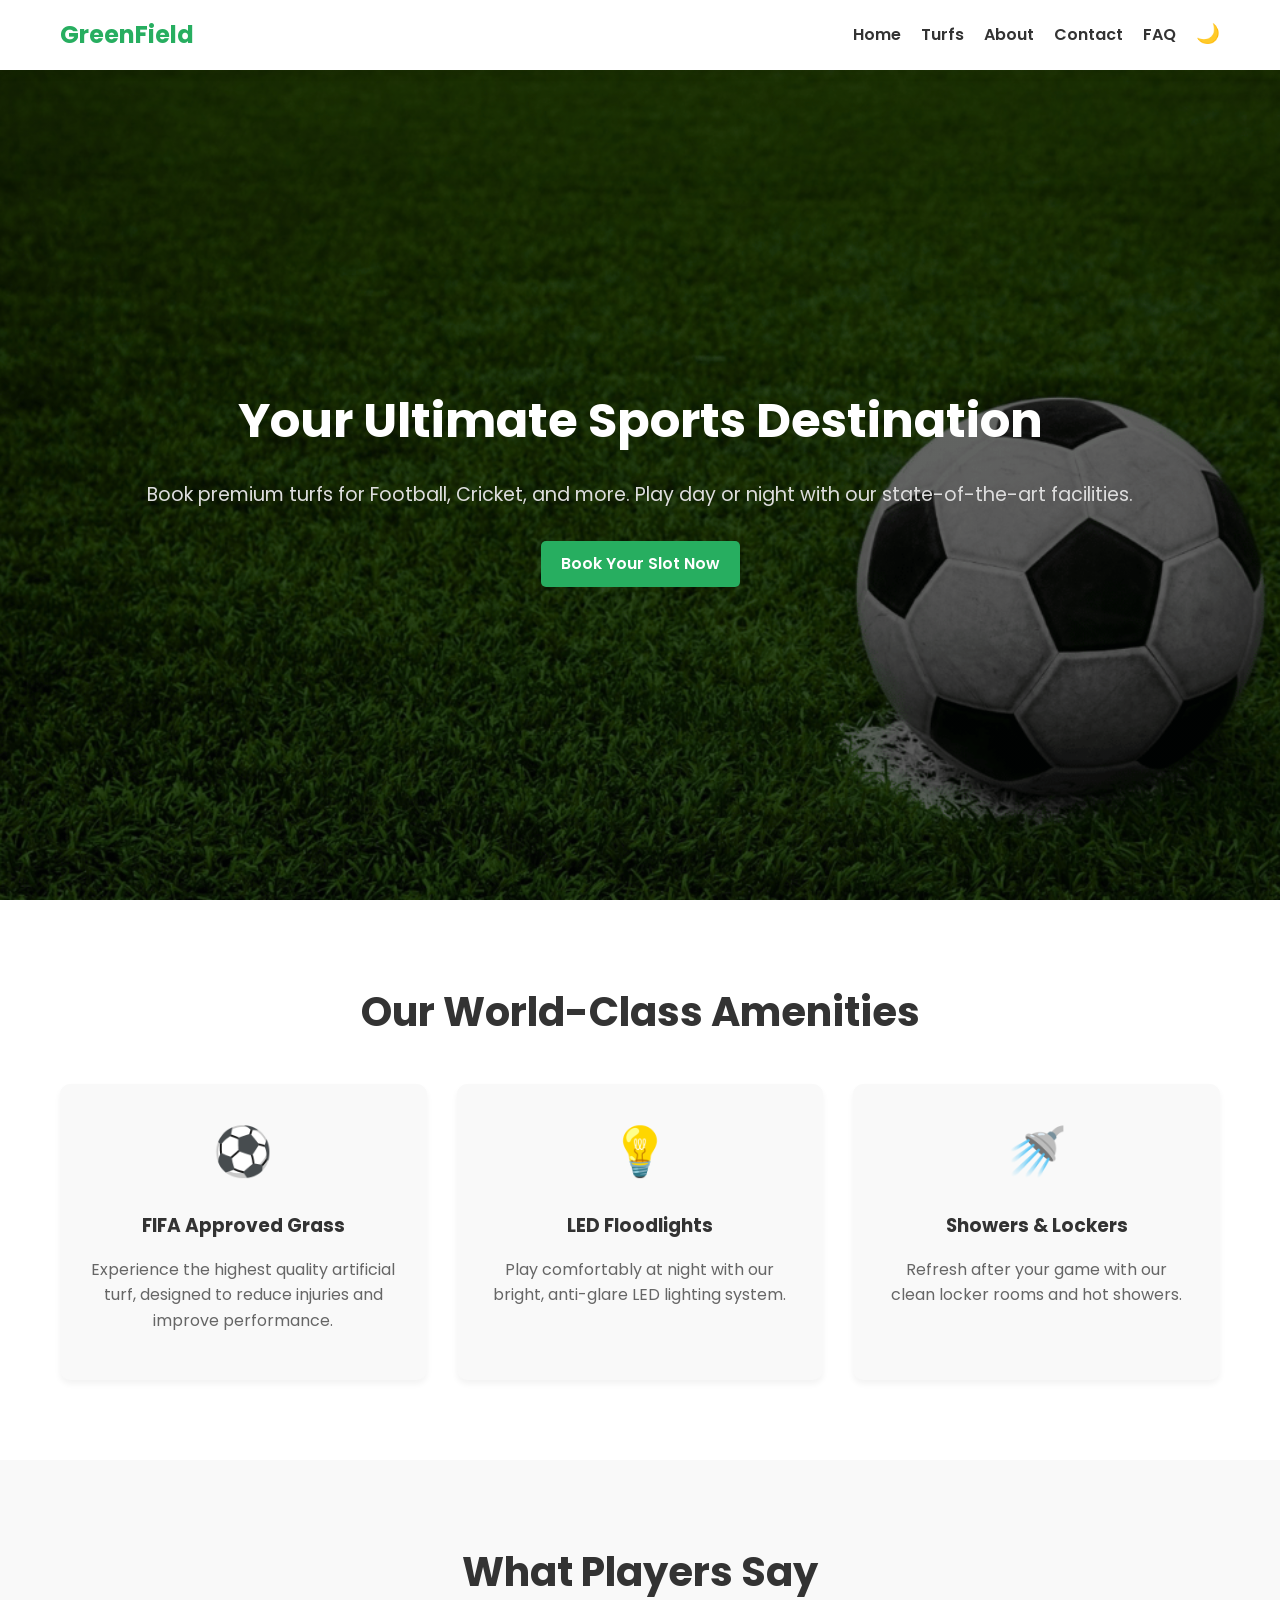
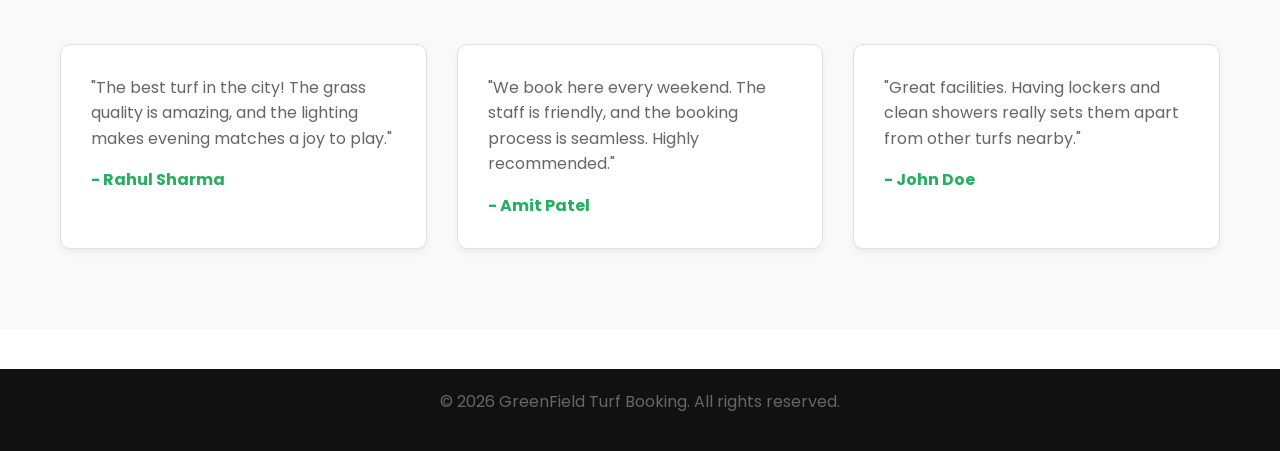
<file: index.html>
<!DOCTYPE html>
<html lang="en">
<head>
    <meta charset="UTF-8">
    <meta name="viewport" content="width=device-width, initial-scale=1.0">
    <title>GreenField Turf Booking</title>
    <meta name="description" content="Book the best sports turfs in town. Football, Cricket, and more.">
    <link rel="stylesheet" href="styles.css">
</head>
<body>

    <!-- Navigation -->
    <nav class="navbar">
        <div class="container">
            <div class="logo">GreenField</div>
            <ul class="nav-links">
                <li><a href="index.html">Home</a></li>
                <li><a href="turfs.html">Turfs</a></li>
                <li><a href="about.html">About</a></li>
                <li><a href="contact.html">Contact</a></li>
                <li><a href="faq.html">FAQ</a></li>
                <li><button id="theme-toggle" class="theme-toggle" aria-label="Toggle Theme">🌙</button></li>
            </ul>
        </div>
    </nav>

    <!-- Hero Section -->
    <header class="hero">
        <div class="container">
            <h1>Your Ultimate Sports Destination</h1>
            <p>Book premium turfs for Football, Cricket, and more. Play day or night with our state-of-the-art facilities.</p>
            <a href="#" class="btn book-btn">Book Your Slot Now</a>
        </div>
    </header>

    <!-- Features / Amenities Section -->
    <section class="section amenities">
        <div class="container">
            <h2 class="section-title">Our World-Class Amenities</h2>
            <div class="features-grid">
                <div class="feature-card">
                    <div class="feature-icon">⚽</div>
                    <h3>FIFA Approved Grass</h3>
                    <p>Experience the highest quality artificial turf, designed to reduce injuries and improve performance.</p>
                </div>
                <div class="feature-card">
                    <div class="feature-icon">💡</div>
                    <h3>LED Floodlights</h3>
                    <p>Play comfortably at night with our bright, anti-glare LED lighting system.</p>
                </div>
                <div class="feature-card">
                    <div class="feature-icon">🚿</div>
                    <h3>Showers & Lockers</h3>
                    <p>Refresh after your game with our clean locker rooms and hot showers.</p>
                </div>
            </div>
        </div>
    </section>

    <!-- Testimonials Section -->
    <section class="section testimonials">
        <div class="container">
            <h2 class="section-title">What Players Say</h2>
            <div class="test-grid">
                <div class="test-card">
                    <p>"The best turf in the city! The grass quality is amazing, and the lighting makes evening matches a joy to play."</p>
                    <h4 style="margin-top: 15px; color: var(--primary-color);">- Rahul Sharma</h4>
                </div>
                <div class="test-card">
                    <p>"We book here every weekend. The staff is friendly, and the booking process is seamless. Highly recommended."</p>
                    <h4 style="margin-top: 15px; color: var(--primary-color);">- Amit Patel</h4>
                </div>
                <div class="test-card">
                    <p>"Great facilities. Having lockers and clean showers really sets them apart from other turfs nearby."</p>
                    <h4 style="margin-top: 15px; color: var(--primary-color);">- John Doe</h4>
                </div>
            </div>
        </div>
    </section>

    <!-- Modal Popup for Booking -->
    <div id="modal-overlay" class="modal-overlay">
        <div class="modal-content">
            <span id="close-modal" class="close-modal">&times;</span>
            <h2 style="margin-bottom: 20px;">Book a Slot</h2>
            <form id="booking-form">
                <div class="form-group">
                    <label for="name">Full Name</label>
                    <input type="text" id="name" class="form-control" required>
                </div>
                <div class="form-group">
                    <label for="date">Date</label>
                    <input type="date" id="date" class="form-control" required>
                </div>
                <div class="form-group">
                    <label for="turf-type">Turf Type</label>
                    <select id="turf-type" class="form-control">
                        <option value="football5">Football (5-a-side)</option>
                        <option value="football7">Football (7-a-side)</option>
                        <option value="cricket">Cricket Pitch</option>
                    </select>
                </div>
                
                <!-- Currency Converter Widget included in Booking Modal -->
                <div class="currency-widget">
                    <label style="font-weight: 600;">Hourly Rate: <span id="converted-price" style="color: var(--primary-color); font-size: 1.2rem;">Loading...</span></label>
                    <select id="currency-select" aria-label="Select Currency">
                        <option value="USD">USD ($)</option>
                        <option value="INR" selected>INR (₹)</option>
                        <option value="EUR">EUR (€)</option>
                        <option value="GBP">GBP (£)</option>
                    </select>
                    <p style="font-size: 0.8rem; color: var(--text-light); margin-top: 5px;">*Rates are indicative based on live API.</p>
                </div>

                <button type="submit" class="btn" style="width: 100%; margin-top: 20px;">Confirm Booking</button>
            </form>
        </div>
    </div>

    <!-- Footer -->
    <footer>
        <div class="container">
            <p>&copy; 2026 GreenField Turf Booking. All rights reserved.</p>
        </div>
    </footer>

    <script src="script.js"></script>
</body>
</html>
</file>
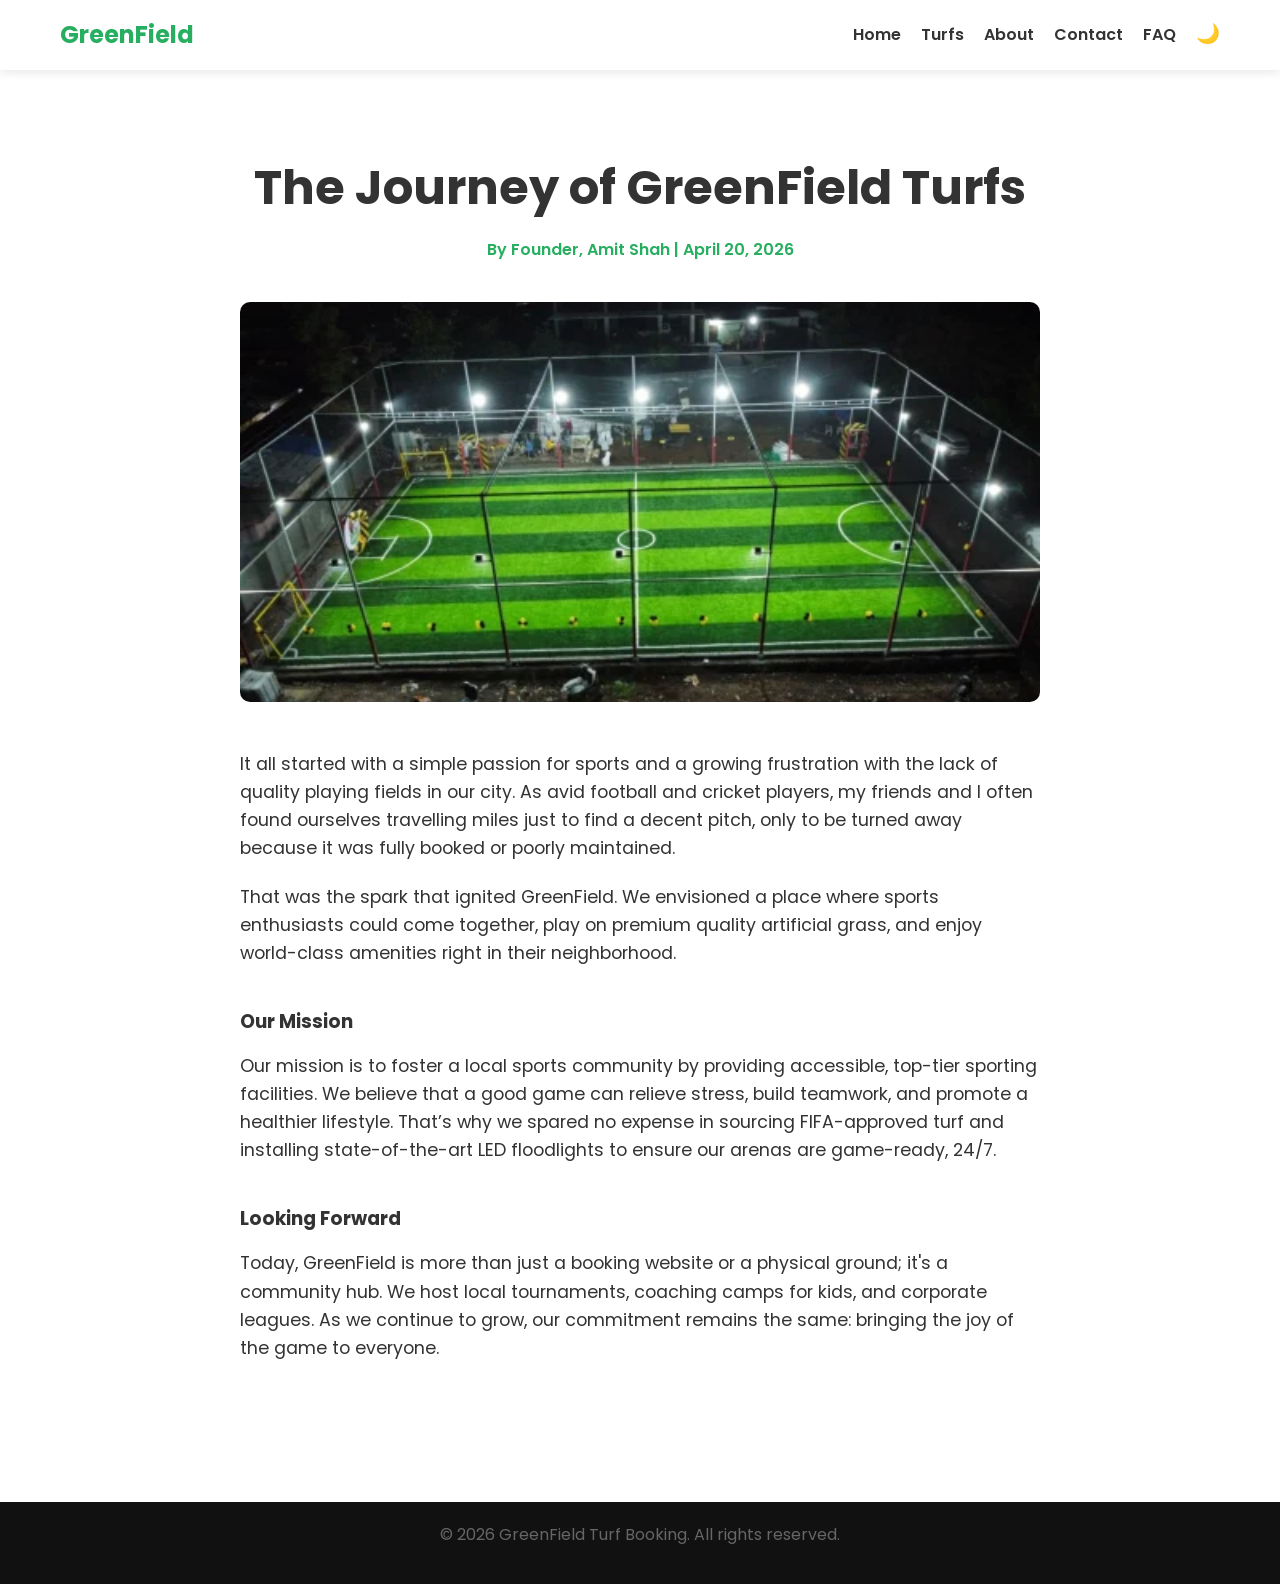
<file: about.html>
<!DOCTYPE html>
<html lang="en">

<head>
    <meta charset="UTF-8">
    <meta name="viewport" content="width=device-width, initial-scale=1.0">
    <title>About Us - GreenField</title>
    <link rel="stylesheet" href="styles.css">
</head>

<body>

    <!-- Navigation -->
    <nav class="navbar">
        <div class="container">
            <div class="logo">GreenField</div>
            <ul class="nav-links">
                <li><a href="index.html">Home</a></li>
                <li><a href="turfs.html">Turfs</a></li>
                <li><a href="about.html">About</a></li>
                <li><a href="contact.html">Contact</a></li>
                <li><a href="faq.html">FAQ</a></li>
                <li><button id="theme-toggle" class="theme-toggle" aria-label="Toggle Theme">🌙</button></li>
            </ul>
        </div>
    </nav>

    <!-- Blog-Style Article / About Section -->
    <section class="section">
        <div class="container">
            <article class="blog-article">
                <header class="blog-header">
                    <h1 style="font-size: 3rem; margin-bottom: 10px; color: var(--text-color);">The Journey of
                        GreenField Turfs</h1>
                    <p class="blog-meta">By Founder, Amit Shah | April 20, 2026</p>
                </header>

                <img src="assets/images/about.webp" alt="GreenField Turf establishing moment" class="blog-image">

                <div class="blog-content">
                    <p>It all started with a simple passion for sports and a growing frustration with the lack of
                        quality playing fields in our city. As avid football and cricket players, my friends and I often
                        found ourselves travelling miles just to find a decent pitch, only to be turned away because it
                        was fully booked or poorly maintained.</p>

                    <p>That was the spark that ignited GreenField. We envisioned a place where sports enthusiasts could
                        come together, play on premium quality artificial grass, and enjoy world-class amenities right
                        in their neighborhood.</p>

                    <h3>Our Mission</h3>
                    <p>Our mission is to foster a local sports community by providing accessible, top-tier sporting
                        facilities. We believe that a good game can relieve stress, build teamwork, and promote a
                        healthier lifestyle. That’s why we spared no expense in sourcing FIFA-approved turf and
                        installing state-of-the-art LED floodlights to ensure our arenas are game-ready, 24/7.</p>

                    <h3>Looking Forward</h3>
                    <p>Today, GreenField is more than just a booking website or a physical ground; it's a community hub.
                        We host local tournaments, coaching camps for kids, and corporate leagues. As we continue to
                        grow, our commitment remains the same: bringing the joy of the game to everyone.</p>
                </div>
            </article>
        </div>
    </section>

    <!-- Footer -->
    <footer>
        <div class="container">
            <p>&copy; 2026 GreenField Turf Booking. All rights reserved.</p>
        </div>
    </footer>

    <script src="script.js"></script>
</body>

</html>
</file>
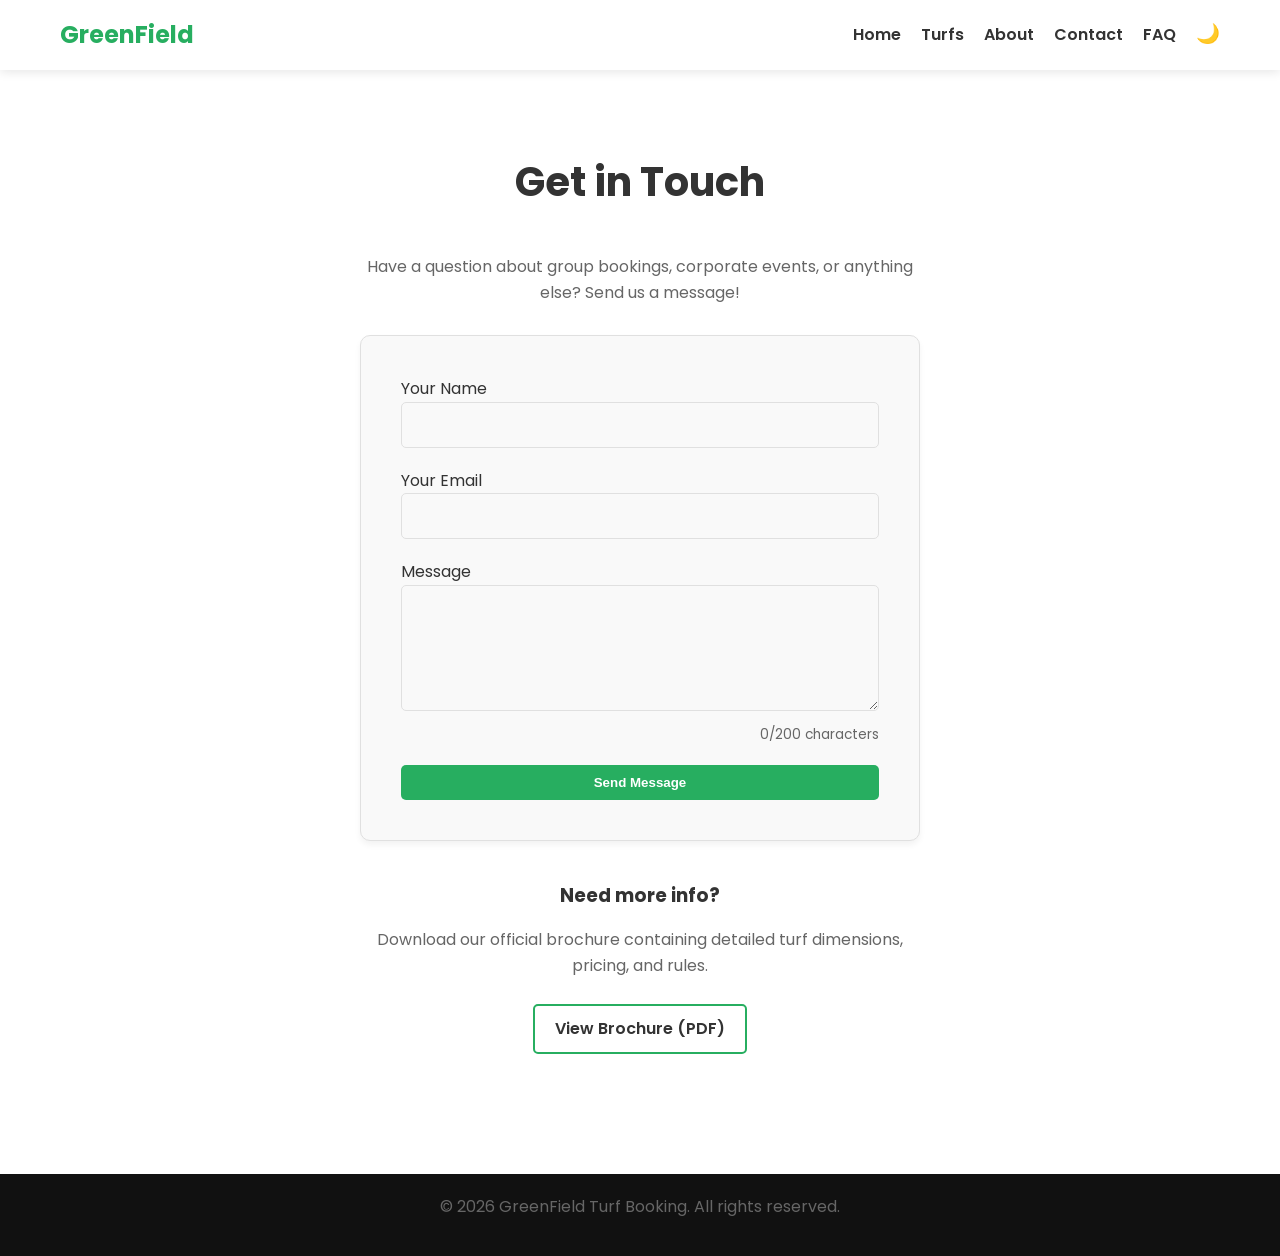
<file: contact.html>
<!DOCTYPE html>
<html lang="en">
<head>
    <meta charset="UTF-8">
    <meta name="viewport" content="width=device-width, initial-scale=1.0">
    <title>Contact Us - GreenField</title>
    <link rel="stylesheet" href="styles.css">
</head>
<body>

    <!-- Navigation -->
    <nav class="navbar">
        <div class="container">
            <div class="logo">GreenField</div>
            <ul class="nav-links">
                <li><a href="index.html">Home</a></li>
                <li><a href="turfs.html">Turfs</a></li>
                <li><a href="about.html">About</a></li>
                <li><a href="contact.html">Contact</a></li>
                <li><a href="faq.html">FAQ</a></li>
                <li><button id="theme-toggle" class="theme-toggle" aria-label="Toggle Theme">🌙</button></li>
            </ul>
        </div>
    </nav>

    <!-- Contact Section -->
    <section class="section">
        <div class="container" style="max-width: 600px;">
            <h1 class="section-title">Get in Touch</h1>
            <p style="text-align: center; margin-bottom: 30px;">Have a question about group bookings, corporate events, or anything else? Send us a message!</p>
            
            <form id="contact-form" style="background-color: var(--card-bg); padding: 40px; border-radius: 10px; border: 1px solid var(--border-color); box-shadow: 0 4px 6px rgba(0,0,0,0.05);">
                <div class="form-group">
                    <label for="contact-name">Your Name</label>
                    <input type="text" id="contact-name" class="form-control" required>
                </div>
                <div class="form-group">
                    <label for="contact-email">Your Email</label>
                    <input type="email" id="contact-email" class="form-control" required>
                </div>
                <div class="form-group">
                    <label for="message">Message</label>
                    <textarea id="message" class="form-control" rows="5" required></textarea>
                    <!-- Live Character Counter -->
                    <div id="char-counter" class="char-counter">0/200 characters</div>
                </div>
                <button type="submit" class="btn" style="width: 100%;">Send Message</button>
            </form>

            <div style="text-align: center; margin-top: 40px;">
                <h3>Need more info?</h3>
                <p>Download our official brochure containing detailed turf dimensions, pricing, and rules.</p>
                <!-- Resume Download equivalent -->
                <a href="TurfBooking_Brochure.pdf" target="_blank" class="btn" style="background-color: transparent; border: 2px solid var(--primary-color); color: var(--text-color); margin-top: 10px;">View Brochure (PDF)</a>
            </div>
        </div>
    </section>

    <!-- Footer -->
    <footer>
        <div class="container">
            <p>&copy; 2026 GreenField Turf Booking. All rights reserved.</p>
        </div>
    </footer>

    <script src="script.js"></script>
</body>
</html>
</file>
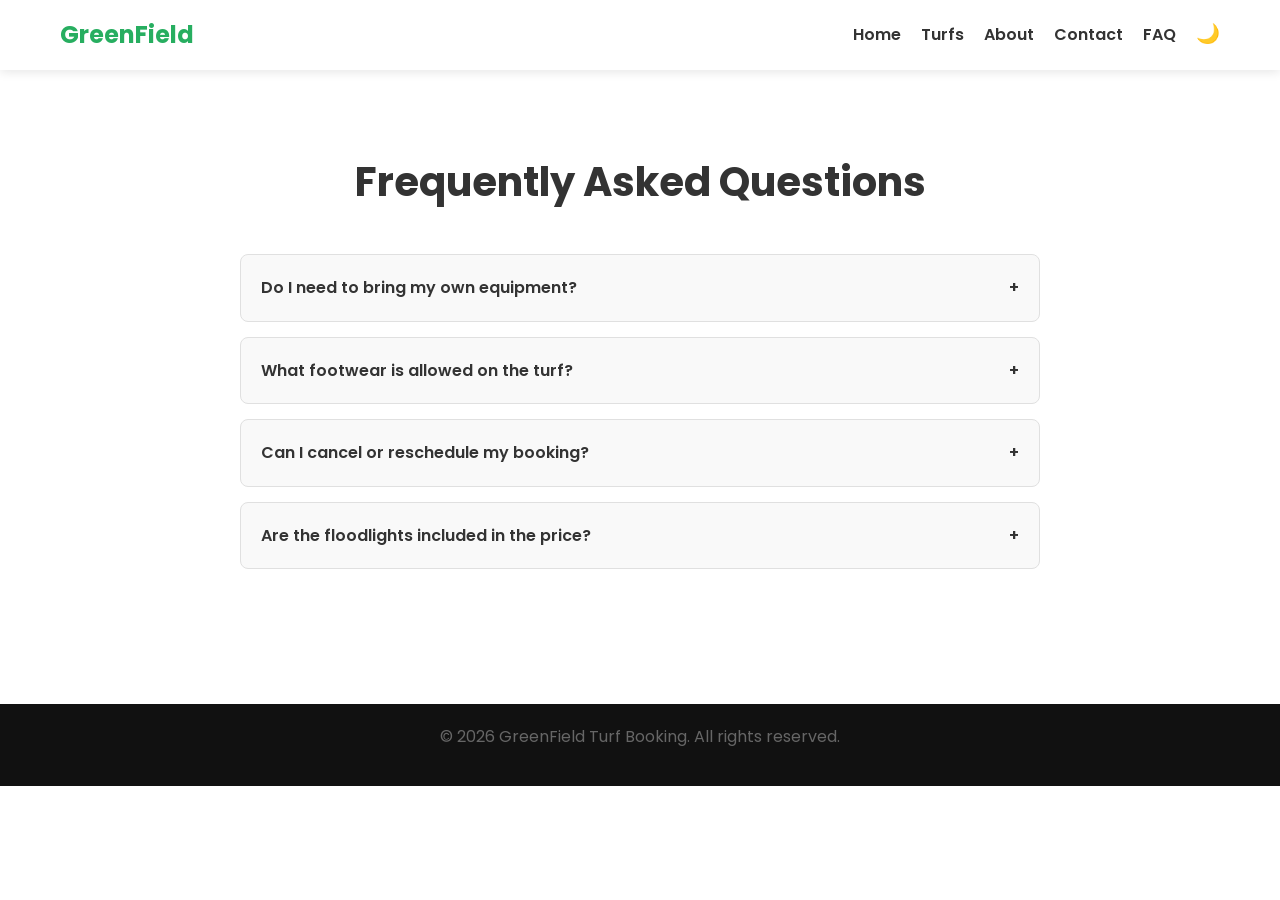
<file: faq.html>
<!DOCTYPE html>
<html lang="en">
<head>
    <meta charset="UTF-8">
    <meta name="viewport" content="width=device-width, initial-scale=1.0">
    <title>FAQ - GreenField</title>
    <link rel="stylesheet" href="styles.css">
</head>
<body>

    <!-- Navigation -->
    <nav class="navbar">
        <div class="container">
            <div class="logo">GreenField</div>
            <ul class="nav-links">
                <li><a href="index.html">Home</a></li>
                <li><a href="turfs.html">Turfs</a></li>
                <li><a href="about.html">About</a></li>
                <li><a href="contact.html">Contact</a></li>
                <li><a href="faq.html">FAQ</a></li>
                <li><button id="theme-toggle" class="theme-toggle" aria-label="Toggle Theme">🌙</button></li>
            </ul>
        </div>
    </nav>

    <!-- FAQ Section -->
    <section class="section">
        <div class="container">
            <h1 class="section-title">Frequently Asked Questions</h1>
            
            <div class="faq-list">
                <!-- FAQ Item 1 -->
                <div class="faq-item">
                    <div class="faq-question">
                        <span>Do I need to bring my own equipment?</span>
                        <span class="faq-icon">+</span>
                    </div>
                    <div class="faq-answer">
                        <p>We provide basic equipment like bibs and balls for football, and stumps for cricket. However, you are welcome to bring your own personal gear like bats or specialized shoes.</p>
                    </div>
                </div>

                <!-- FAQ Item 2 -->
                <div class="faq-item">
                    <div class="faq-question">
                        <span>What footwear is allowed on the turf?</span>
                        <span class="faq-icon">+</span>
                    </div>
                    <div class="faq-answer">
                        <p>For football turfs, we recommend turf shoes (TF) or artificial grass boots (AG). Metal studs are strictly prohibited as they damage the surface.</p>
                    </div>
                </div>

                <!-- FAQ Item 3 -->
                <div class="faq-item">
                    <div class="faq-question">
                        <span>Can I cancel or reschedule my booking?</span>
                        <span class="faq-icon">+</span>
                    </div>
                    <div class="faq-answer">
                        <p>Yes, you can cancel or reschedule up to 24 hours before your slot time for a full refund. Cancellations made within 24 hours are non-refundable.</p>
                    </div>
                </div>

                <!-- FAQ Item 4 -->
                <div class="faq-item">
                    <div class="faq-question">
                        <span>Are the floodlights included in the price?</span>
                        <span class="faq-icon">+</span>
                    </div>
                    <div class="faq-answer">
                        <p>Yes, the cost of LED floodlights is fully included in all evening and night booking slots. There are no hidden charges.</p>
                    </div>
                </div>
            </div>
        </div>
    </section>

    <!-- Footer -->
    <footer>
        <div class="container">
            <p>&copy; 2026 GreenField Turf Booking. All rights reserved.</p>
        </div>
    </footer>

    <script src="script.js"></script>
</body>
</html>
</file>
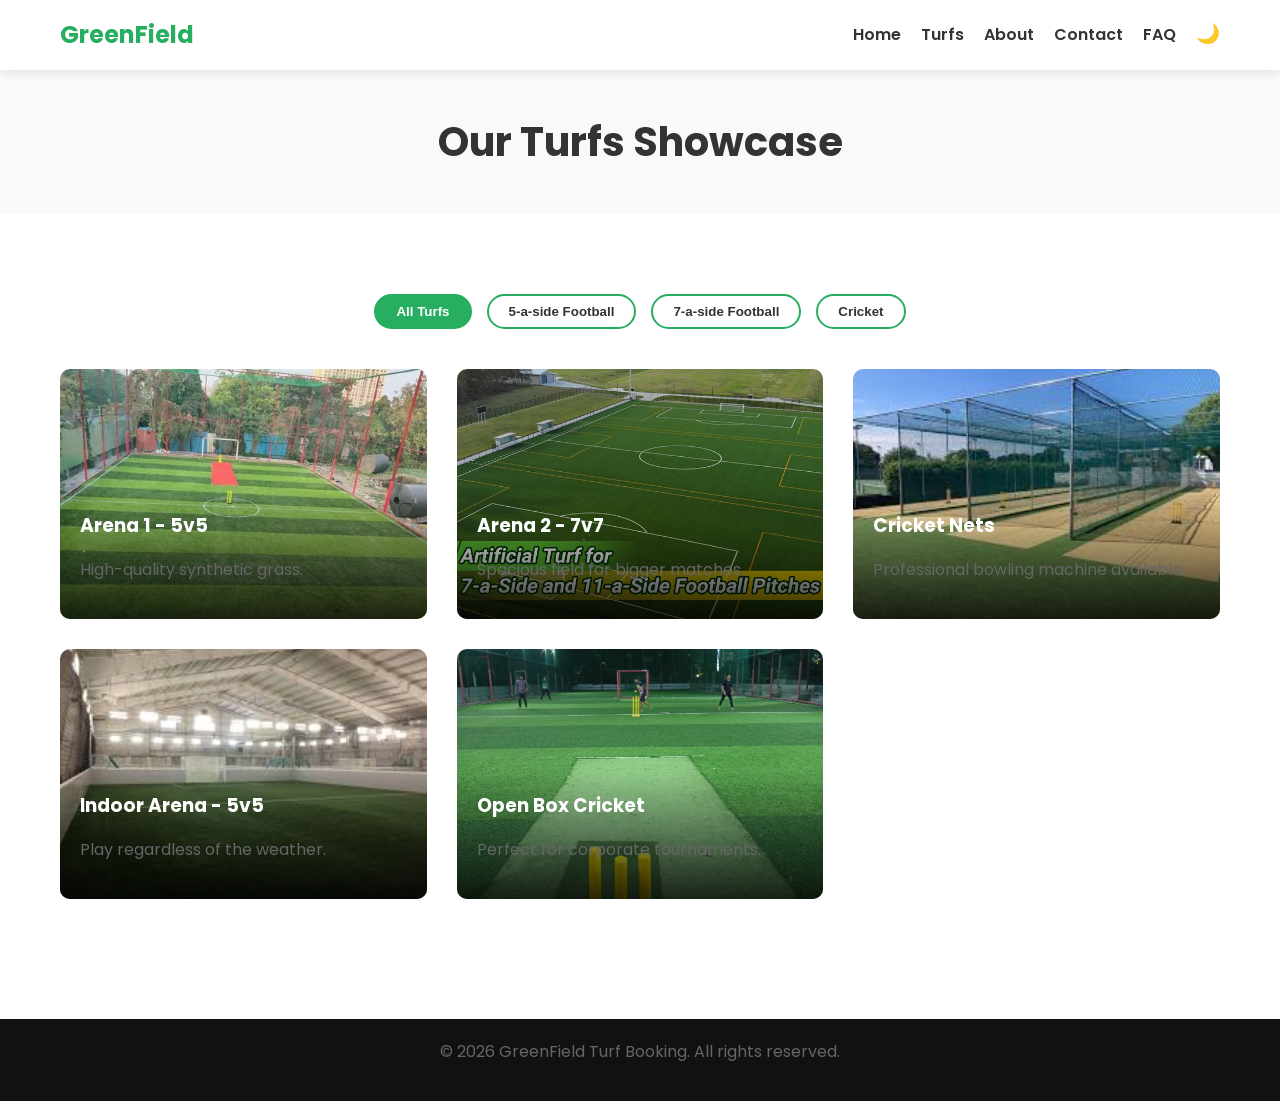
<file: turfs.html>
<!DOCTYPE html>
<html lang="en">

<head>
    <meta charset="UTF-8">
    <meta name="viewport" content="width=device-width, initial-scale=1.0">
    <title>Turfs Showcase - GreenField</title>
    <link rel="stylesheet" href="styles.css">
</head>

<body>

    <!-- Navigation -->
    <nav class="navbar">
        <div class="container">
            <div class="logo">GreenField</div>
            <ul class="nav-links">
                <li><a href="index.html">Home</a></li>
                <li><a href="turfs.html">Turfs</a></li>
                <li><a href="about.html">About</a></li>
                <li><a href="contact.html">Contact</a></li>
                <li><a href="faq.html">FAQ</a></li>
                <li><button id="theme-toggle" class="theme-toggle" aria-label="Toggle Theme">🌙</button></li>
            </ul>
        </div>
    </nav>

    <!-- Page Header -->
    <header class="section" style="background-color: var(--card-bg); padding: 40px 0;">
        <div class="container">
            <h1 class="section-title" style="margin-bottom: 0;">Our Turfs Showcase</h1>
        </div>
    </header>

    <!-- Gallery & Filter Section -->
    <section class="section">
        <div class="container">
            <!-- Filter Buttons -->
            <div class="filter-btns">
                <button class="filter-btn active" data-filter="all">All Turfs</button>
                <button class="filter-btn" data-filter="football5">5-a-side Football</button>
                <button class="filter-btn" data-filter="football7">7-a-side Football</button>
                <button class="filter-btn" data-filter="cricket">Cricket</button>
            </div>

            <!-- Image Grid -->
            <div class="gallery-grid">
                <!-- Turf 1 -->
                <div class="gallery-item" data-category="football5">
                    <img src="assets/images/turf1.webp" alt="5-a-side Football Turf">
                    <div class="gallery-info">
                        <h3>Arena 1 - 5v5</h3>
                        <p>High-quality synthetic grass.</p>
                    </div>
                </div>
                <!-- Turf 2 -->
                <div class="gallery-item" data-category="football7">
                    <img src="assets/images/turf2.jpg" alt="7-a-side Football Turf">
                    <div class="gallery-info">
                        <h3>Arena 2 - 7v7</h3>
                        <p>Spacious field for bigger matches.</p>
                    </div>
                </div>
                <!-- Turf 3 -->
                <div class="gallery-item" data-category="cricket">
                    <img src="assets/images/turf3.jpg" alt="Cricket Pitch">
                    <div class="gallery-info">
                        <h3>Cricket Nets</h3>
                        <p>Professional bowling machine available.</p>
                    </div>
                </div>
                <!-- Turf 4 -->
                <div class="gallery-item" data-category="football5">
                    <img src="assets/images/turf4.jpg" alt="5-a-side Indoor Turf">
                    <div class="gallery-info">
                        <h3>Indoor Arena - 5v5</h3>
                        <p>Play regardless of the weather.</p>
                    </div>
                </div>
                <!-- Turf 5 -->
                <div class="gallery-item" data-category="cricket">
                    <img src="assets/images/turf5.avif" alt="Open Cricket Ground">
                    <div class="gallery-info">
                        <h3>Open Box Cricket</h3>
                        <p>Perfect for corporate tournaments.</p>
                    </div>
                </div>
            </div>
        </div>
    </section>

    <!-- Footer -->
    <footer>
        <div class="container">
            <p>&copy; 2026 GreenField Turf Booking. All rights reserved.</p>
        </div>
    </footer>

    <script src="script.js"></script>
</body>

</html>
</file>
<file: styles.css>
/* Google Fonts */
@import url('https://fonts.googleapis.com/css2?family=Poppins:wght@300;400;600;700&display=swap');

/* CSS Variables */
:root {
  --primary-color: #27ae60;
  --primary-dark: #1e8449;
  --bg-color: #ffffff;
  --text-color: #333333;
  --text-light: #666666;
  --card-bg: #f9f9f9;
  --border-color: #e0e0e0;
  --nav-bg: #ffffff;
}

/* Dark Mode Variables */
[data-theme="dark"] {
  --primary-color: #2ecc71;
  --primary-dark: #27ae60;
  --bg-color: #121212;
  --text-color: #e0e0e0;
  --text-light: #aaaaaa;
  --card-bg: #1e1e1e;
  --border-color: #333333;
  --nav-bg: #1f1f1f;
}

/* Base Styles */
* {
  margin: 0;
  padding: 0;
  box-sizing: border-box;
}

body {
  font-family: 'Poppins', sans-serif;
  background-color: var(--bg-color);
  color: var(--text-color);
  line-height: 1.6;
  transition: background-color 0.3s, color 0.3s;
}

a {
  text-decoration: none;
  color: inherit;
}

ul {
  list-style: none;
}

.container {
  max-width: 1200px;
  margin: 0 auto;
  padding: 0 20px;
}

/* Typography */
h1, h2, h3 {
  font-weight: 700;
  margin-bottom: 1rem;
}

p {
  margin-bottom: 1rem;
  color: var(--text-light);
}

.btn {
  display: inline-block;
  padding: 10px 20px;
  background-color: var(--primary-color);
  color: #fff;
  border: none;
  border-radius: 5px;
  cursor: pointer;
  font-weight: 600;
  transition: background-color 0.3s;
}

.btn:hover {
  background-color: var(--primary-dark);
}

/* Navbar */
.navbar {
  background-color: var(--nav-bg);
  box-shadow: 0 2px 10px rgba(0,0,0,0.1);
  position: sticky;
  top: 0;
  z-index: 1000;
  transition: background-color 0.3s;
}

.navbar .container {
  display: flex;
  justify-content: space-between;
  align-items: center;
  height: 70px;
}

.logo {
  font-size: 1.5rem;
  font-weight: 700;
  color: var(--primary-color);
}

.nav-links {
  display: flex;
  gap: 20px;
  align-items: center;
}

.nav-links a {
  font-weight: 600;
  transition: color 0.3s;
}

.nav-links a:hover {
  color: var(--primary-color);
}

.theme-toggle {
  background: none;
  border: none;
  font-size: 1.2rem;
  cursor: pointer;
  color: var(--text-color);
}

/* Hero Section */
.hero {
  height: calc(100vh - 70px);
  background: linear-gradient(rgba(0,0,0,0.6), rgba(0,0,0,0.6)), url('assets/images/hero.png') center/cover;
  display: flex;
  align-items: center;
  text-align: center;
  color: #fff;
}

.hero h1 {
  font-size: 3rem;
  margin-bottom: 20px;
}

.hero p {
  color: #ddd;
  font-size: 1.2rem;
  margin-bottom: 30px;
}

/* Sections */
.section {
  padding: 80px 0;
}

.section-title {
  text-align: center;
  font-size: 2.5rem;
  margin-bottom: 40px;
  color: var(--text-color);
}

/* Features/Amenities */
.features-grid {
  display: grid;
  grid-template-columns: repeat(auto-fit, minmax(250px, 1fr));
  gap: 30px;
}

.feature-card {
  background-color: var(--card-bg);
  padding: 30px;
  border-radius: 10px;
  text-align: center;
  box-shadow: 0 4px 6px rgba(0,0,0,0.05);
  transition: transform 0.3s, background-color 0.3s;
}

.feature-card:hover {
  transform: translateY(-10px);
}

.feature-icon {
  font-size: 3rem;
  color: var(--primary-color);
  margin-bottom: 20px;
}

/* Testimonials */
.testimonials {
  background-color: var(--card-bg);
}

.test-grid {
  display: grid;
  grid-template-columns: repeat(auto-fit, minmax(300px, 1fr));
  gap: 30px;
}

.test-card {
  background-color: var(--bg-color);
  padding: 30px;
  border-radius: 10px;
  box-shadow: 0 4px 6px rgba(0,0,0,0.05);
  border: 1px solid var(--border-color);
}

/* Modal */
.modal-overlay {
  position: fixed;
  top: 0;
  left: 0;
  width: 100%;
  height: 100%;
  background-color: rgba(0,0,0,0.5);
  display: flex;
  justify-content: center;
  align-items: center;
  z-index: 2000;
  opacity: 0;
  visibility: hidden;
  transition: opacity 0.3s, visibility 0.3s;
}

.modal-overlay.active {
  opacity: 1;
  visibility: visible;
}

.modal-content {
  background-color: var(--bg-color);
  padding: 40px;
  border-radius: 10px;
  max-width: 500px;
  width: 90%;
  position: relative;
  transform: translateY(-50px);
  transition: transform 0.3s;
}

.modal-overlay.active .modal-content {
  transform: translateY(0);
}

.close-modal {
  position: absolute;
  top: 15px;
  right: 20px;
  font-size: 1.5rem;
  cursor: pointer;
  color: var(--text-light);
}

/* Forms */
.form-group {
  margin-bottom: 20px;
}

.form-control {
  width: 100%;
  padding: 12px;
  border: 1px solid var(--border-color);
  border-radius: 5px;
  background-color: var(--card-bg);
  color: var(--text-color);
  font-family: inherit;
}

.form-control:focus {
  outline: none;
  border-color: var(--primary-color);
}

/* Turf Gallery & Filter */
.filter-btns {
  display: flex;
  justify-content: center;
  gap: 15px;
  margin-bottom: 40px;
  flex-wrap: wrap;
}

.filter-btn {
  background-color: transparent;
  border: 2px solid var(--primary-color);
  color: var(--text-color);
  padding: 8px 20px;
  border-radius: 30px;
  cursor: pointer;
  font-weight: 600;
  transition: all 0.3s;
}

.filter-btn.active, .filter-btn:hover {
  background-color: var(--primary-color);
  color: #fff;
}

.gallery-grid {
  display: grid;
  grid-template-columns: repeat(auto-fit, minmax(300px, 1fr));
  gap: 30px;
}

.gallery-item {
  position: relative;
  border-radius: 10px;
  overflow: hidden;
  display: none; /* Hidden by default for filtering */
}

.gallery-item.show {
  display: block;
  animation: fadeIn 0.5s ease;
}

@keyframes fadeIn {
  from { opacity: 0; transform: scale(0.95); }
  to { opacity: 1; transform: scale(1); }
}

.gallery-item img {
  width: 100%;
  height: 250px;
  object-fit: cover;
  display: block;
  transition: transform 0.5s;
}

.gallery-item:hover img {
  transform: scale(1.1);
}

.gallery-info {
  position: absolute;
  bottom: 0;
  left: 0;
  right: 0;
  background: linear-gradient(transparent, rgba(0,0,0,0.8));
  padding: 20px;
  color: #fff;
}

/* Blog Article / About */
.blog-article {
  max-width: 800px;
  margin: 0 auto;
}

.blog-header {
  text-align: center;
  margin-bottom: 40px;
}

.blog-meta {
  color: var(--primary-color);
  font-weight: 600;
  margin-bottom: 20px;
}

.blog-image {
  width: 100%;
  height: 400px;
  object-fit: cover;
  border-radius: 10px;
  margin-bottom: 40px;
}

.blog-content p {
  font-size: 1.1rem;
  margin-bottom: 20px;
  color: var(--text-color);
}

.blog-content h3 {
  margin-top: 40px;
  margin-bottom: 15px;
}

/* FAQ */
.faq-list {
  max-width: 800px;
  margin: 0 auto;
}

.faq-item {
  background-color: var(--card-bg);
  border-radius: 8px;
  margin-bottom: 15px;
  overflow: hidden;
  border: 1px solid var(--border-color);
}

.faq-question {
  padding: 20px;
  display: flex;
  justify-content: space-between;
  align-items: center;
  cursor: pointer;
  font-weight: 600;
  transition: background-color 0.3s;
}

.faq-question:hover {
  background-color: var(--nav-bg);
}

.faq-icon {
  transition: transform 0.3s;
}

.faq-answer {
  padding: 0 20px;
  max-height: 0;
  overflow: hidden;
  transition: max-height 0.3s ease, padding 0.3s ease;
}

.faq-item.active .faq-answer {
  padding: 20px;
  border-top: 1px solid var(--border-color);
}

.faq-item.active .faq-icon {
  transform: rotate(45deg);
}

/* Character Counter */
.char-counter {
  text-align: right;
  font-size: 0.85rem;
  color: var(--text-light);
  margin-top: 5px;
}

/* Currency Converter Widget */
.currency-widget {
  background-color: var(--card-bg);
  padding: 20px;
  border-radius: 8px;
  border: 1px solid var(--border-color);
  margin-top: 20px;
}

.currency-widget select {
  padding: 5px;
  margin-left: 10px;
  border-radius: 4px;
  background-color: var(--bg-color);
  color: var(--text-color);
  border: 1px solid var(--border-color);
}

/* Footer */
footer {
  background-color: #111;
  color: #fff;
  text-align: center;
  padding: 20px 0;
  margin-top: 40px;
}

/* Responsive */
@media (max-width: 768px) {
  .hero h1 { font-size: 2rem; }
  .nav-links { display: none; } /* Simplified for now, can add hamburger if needed */
}
</file>
